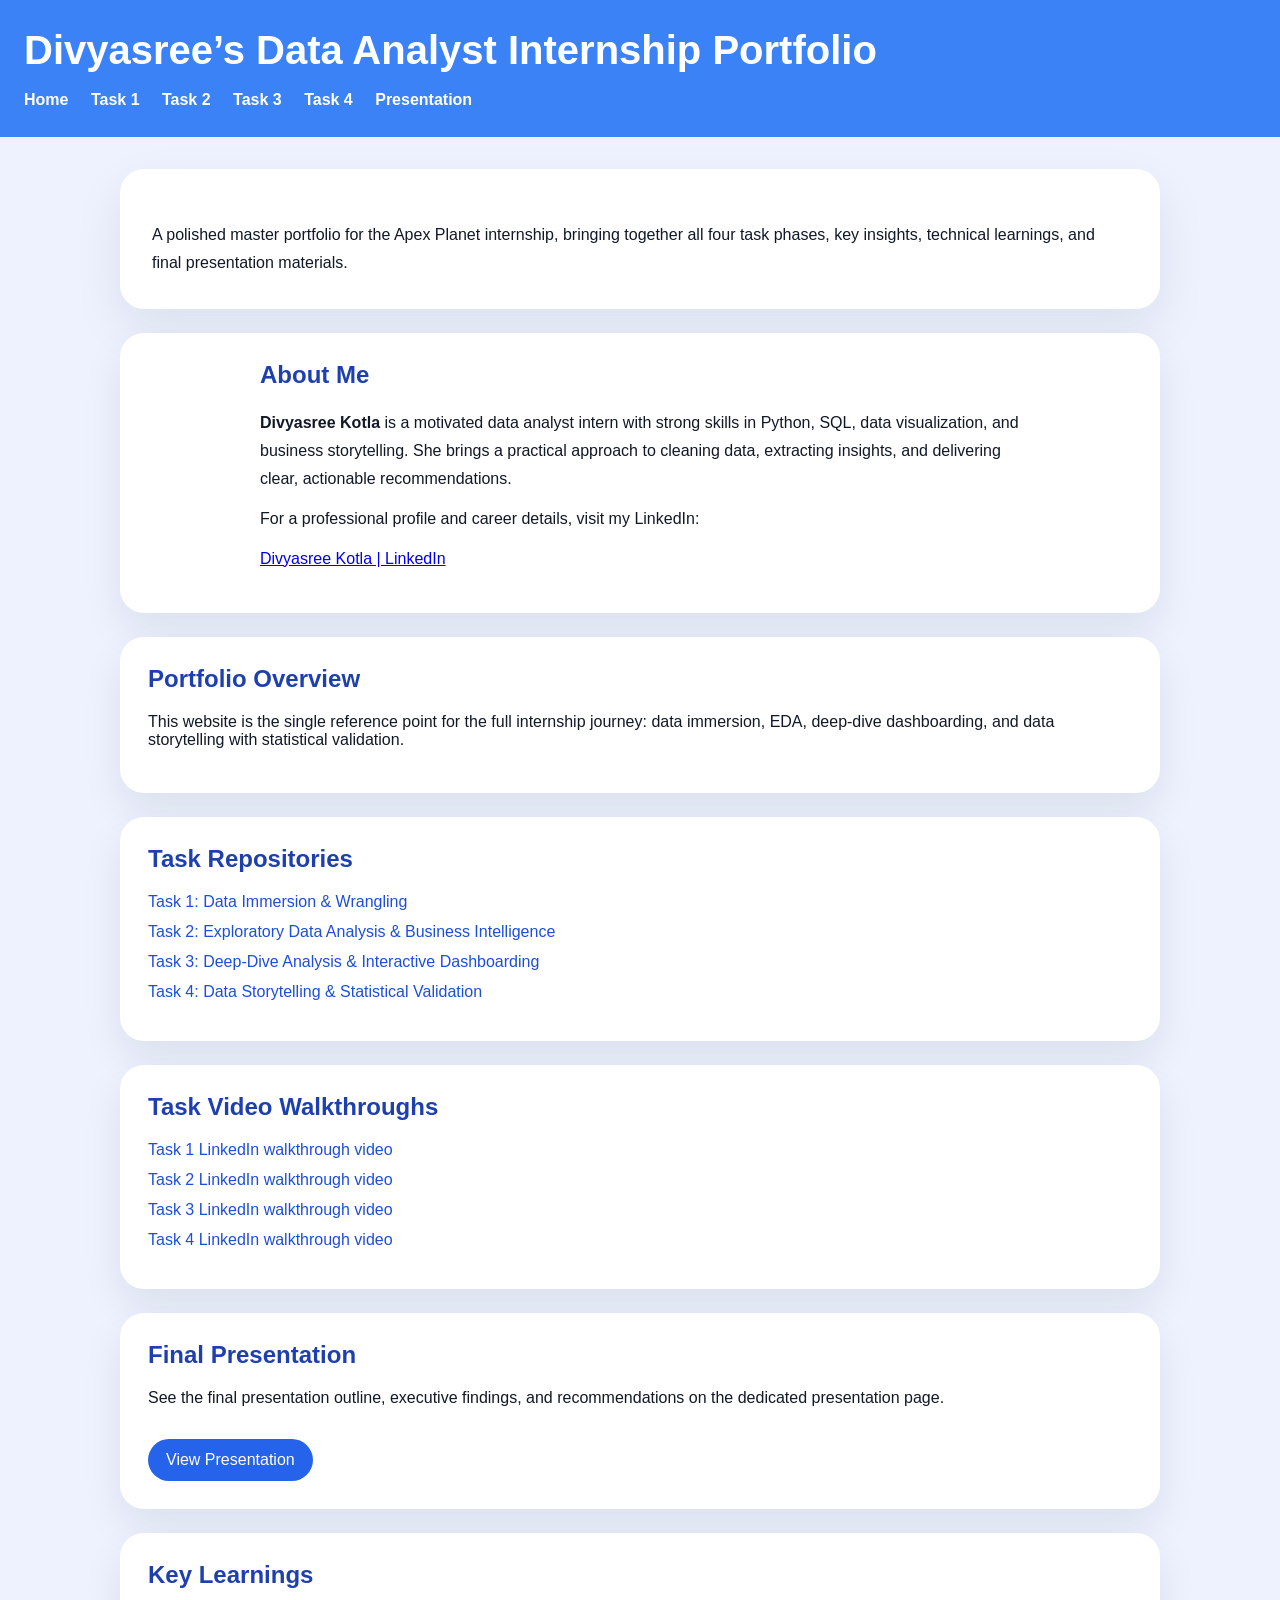
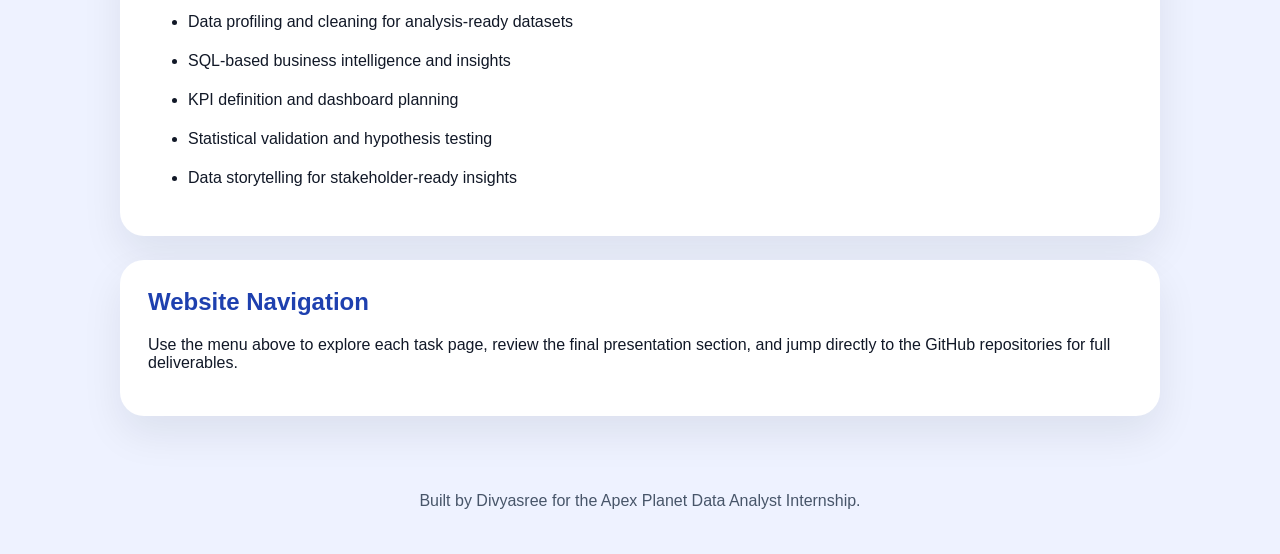
<file: index.html>
<!DOCTYPE html>
<html lang="en">
<head>
  <meta charset="UTF-8" />
  <meta name="viewport" content="width=device-width, initial-scale=1.0" />
  <title>Divyasree Internship Portfolio</title>
  <link rel="stylesheet" href="styles.css" />
</head>
<body>
  <header>
    <h1>Divyasree’s Data Analyst Internship Portfolio</h1>
    <nav>
      <a href="index.html">Home</a>
      <a href="task1.html">Task 1</a>
      <a href="task2.html">Task 2</a>
      <a href="task3.html">Task 3</a>
      <a href="task4.html">Task 4</a>
      <a href="presentation.html">Presentation</a>
    </nav>
  </header>
  <div class="container">
    <section class="hero">
      <p>A polished master portfolio for the Apex Planet internship, bringing together all four task phases, key insights, technical learnings, and final presentation materials.</p>
    </section>

    <section class="section-card profile-card">
      <div class="profile-copy">
        <h2>About Me</h2>
        <p><strong>Divyasree Kotla</strong> is a motivated data analyst intern with strong skills in Python, SQL, data visualization, and business storytelling. She brings a practical approach to cleaning data, extracting insights, and delivering clear, actionable recommendations.</p>
        <p>For a professional profile and career details, visit my LinkedIn:</p>
        <p><a href="https://www.linkedin.com/in/divyasree-kotla-059a40378/" target="_blank">Divyasree Kotla | LinkedIn</a></p>
      </div>
    </section>

    <section class="section-card">
      <h2>Portfolio Overview</h2>
      <p>This website is the single reference point for the full internship journey: data immersion, EDA, deep-dive dashboarding, and data storytelling with statistical validation.</p>
    </section>

    <section class="section-card">
      <h2>Task Repositories</h2>
      <div class="task-links">
        <a href="https://github.com/Divyasree232/ApexPlanet-Internship-Task1" target="_blank">Task 1: Data Immersion &amp; Wrangling</a>
        <a href="https://github.com/Divyasree232/ApexPlanet-Internship-Task2" target="_blank">Task 2: Exploratory Data Analysis &amp; Business Intelligence</a>
        <a href="https://github.com/Divyasree232/ApexPlanet-Internship-Task3" target="_blank">Task 3: Deep-Dive Analysis &amp; Interactive Dashboarding</a>
        <a href="https://github.com/Divyasree232/ApexPlanet-Internship-Task4" target="_blank">Task 4: Data Storytelling &amp; Statistical Validation</a>
      </div>
    </section>

    <section class="section-card">
      <h2>Task Video Walkthroughs</h2>
      <div class="task-links">
        <a href="https://www.linkedin.com/posts/divyasree-kotla-059a40378_dataanalytics-python-pandas-ugcPost-7453817141964853248-Ob3b/?utm_source=share&utm_medium=member_desktop&rcm=ACoAAF1p_EUBhtNdseDIJClNjbea5OUHJNIr5rI" target="_blank">Task 1 LinkedIn walkthrough video</a>
        <a href="https://www.linkedin.com/posts/divyasree-kotla-059a40378_dataanalytics-python-sql-ugcPost-7461059745844514816-hWsO/?utm_source=share&utm_medium=member_desktop&rcm=ACoAAF1p_EUBhtNdseDIJClNjbea5OUHJNIr5rI" target="_blank">Task 2 LinkedIn walkthrough video</a>
        <a href="https://www.linkedin.com/posts/divyasree-kotla-059a40378_apexplanet-apexplanetinternship-businessanalytics-ugcPost-7469418375236980738-dx5W/?utm_source=share&utm_medium=member_desktop&rcm=ACoAAF1p_EUBhtNdseDIJClNjbea5OUHJNIr5rI" target="_blank">Task 3 LinkedIn walkthrough video</a>
        <a href="https://www.linkedin.com/posts/divyasree-kotla-059a40378_apexplanet-businessanalytics-datastorytelling-ugcPost-7469434031122628608-VOAU/?utm_source=share&utm_medium=member_desktop&rcm=ACoAAF1p_EUBhtNdseDIJClNjbea5OUHJNIr5rI" target="_blank">Task 4 LinkedIn walkthrough video</a>
      </div>
    </section>

    <section class="section-card">
      <h2>Final Presentation</h2>
      <p>See the final presentation outline, executive findings, and recommendations on the dedicated presentation page.</p>
      <a class="cta" href="presentation.html">View Presentation</a>
    </section>

    <section class="section-card">
      <h2>Key Learnings</h2>
      <ul>
        <li>Data profiling and cleaning for analysis-ready datasets</li>
        <li>SQL-based business intelligence and insights</li>
        <li>KPI definition and dashboard planning</li>
        <li>Statistical validation and hypothesis testing</li>
        <li>Data storytelling for stakeholder-ready insights</li>
      </ul>
    </section>

    <section class="section-card">
      <h2>Website Navigation</h2>
      <p>Use the menu above to explore each task page, review the final presentation section, and jump directly to the GitHub repositories for full deliverables.</p>
    </section>
  </div>
  <footer>
    <p>Built by Divyasree for the Apex Planet Data Analyst Internship.</p>
  </footer>
</body>
</html>
</file>
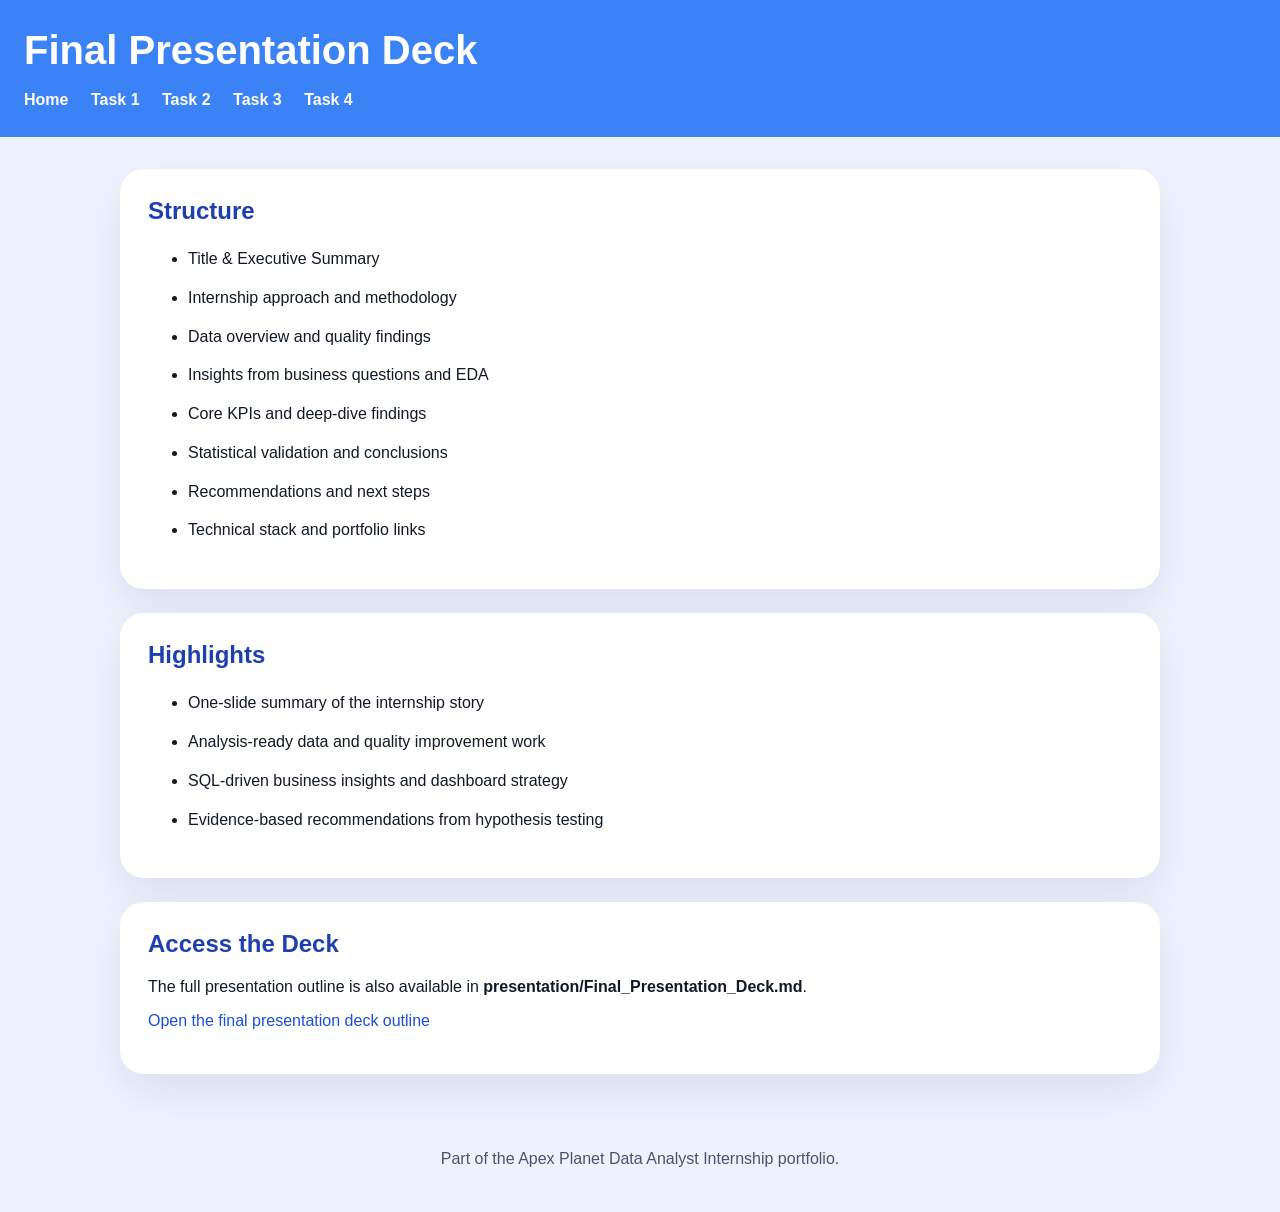
<file: presentation.html>
<!DOCTYPE html>
<html lang="en">
<head>
  <meta charset="UTF-8" />
  <meta name="viewport" content="width=device-width, initial-scale=1.0" />
  <title>Final Presentation | Apex Planet Internship</title>
  <link rel="stylesheet" href="styles.css" />
</head>
<body>
  <header>
    <h1>Final Presentation Deck</h1>
    <nav>
      <a href="index.html">Home</a>
      <a href="task1.html">Task 1</a>
      <a href="task2.html">Task 2</a>
      <a href="task3.html">Task 3</a>
      <a href="task4.html">Task 4</a>
    </nav>
  </header>
  <div class="container">
    <section class="section-card">
      <h2>Structure</h2>
      <ul>
        <li>Title & Executive Summary</li>
        <li>Internship approach and methodology</li>
        <li>Data overview and quality findings</li>
        <li>Insights from business questions and EDA</li>
        <li>Core KPIs and deep-dive findings</li>
        <li>Statistical validation and conclusions</li>
        <li>Recommendations and next steps</li>
        <li>Technical stack and portfolio links</li>
      </ul>
    </section>

    <section class="section-card">
      <h2>Highlights</h2>
      <ul>
        <li>One-slide summary of the internship story</li>
        <li>Analysis-ready data and quality improvement work</li>
        <li>SQL-driven business insights and dashboard strategy</li>
        <li>Evidence-based recommendations from hypothesis testing</li>
      </ul>
    </section>

    <section class="section-card">
      <h2>Access the Deck</h2>
      <p>The full presentation outline is also available in <strong>presentation/Final_Presentation_Deck.md</strong>.</p>
      <p class="task-links"><a href="../presentation/Final_Presentation_Deck.md" target="_blank">Open the final presentation deck outline</a></p>
    </section>
  </div>
  <footer>
    <p>Part of the Apex Planet Data Analyst Internship portfolio.</p>
  </footer>
</body>
</html>
</file>
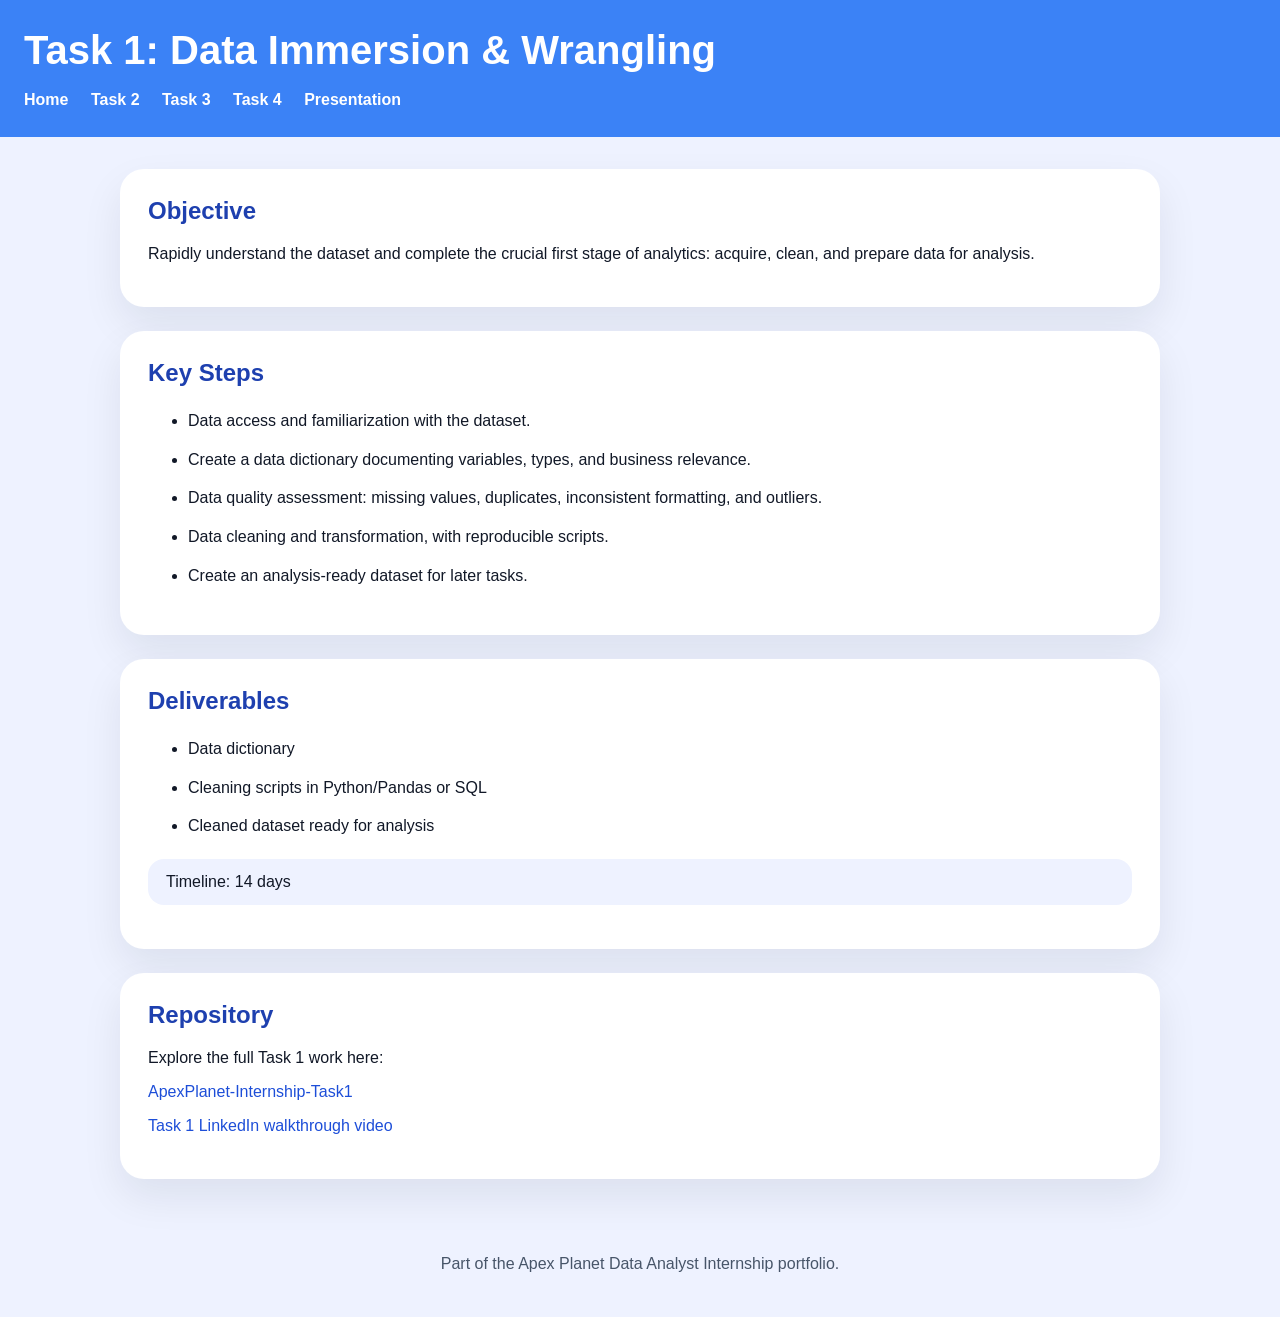
<file: task1.html>
<!DOCTYPE html>
<html lang="en">
<head>
  <meta charset="UTF-8" />
  <meta name="viewport" content="width=device-width, initial-scale=1.0" />
  <title>Task 1 | Apex Planet Internship</title>
  <link rel="stylesheet" href="styles.css" />
</head>
<body>
  <header>
    <h1>Task 1: Data Immersion & Wrangling</h1>
    <nav>
      <a href="index.html">Home</a>
      <a href="task2.html">Task 2</a>
      <a href="task3.html">Task 3</a>
      <a href="task4.html">Task 4</a>
      <a href="presentation.html">Presentation</a>
    </nav>
  </header>
  <div class="container">
    <section class="section-card">
      <h2>Objective</h2>
      <p>Rapidly understand the dataset and complete the crucial first stage of analytics: acquire, clean, and prepare data for analysis.</p>
    </section>

    <section class="section-card">
      <h2>Key Steps</h2>
      <ul>
        <li>Data access and familiarization with the dataset.</li>
        <li>Create a data dictionary documenting variables, types, and business relevance.</li>
        <li>Data quality assessment: missing values, duplicates, inconsistent formatting, and outliers.</li>
        <li>Data cleaning and transformation, with reproducible scripts.</li>
        <li>Create an analysis-ready dataset for later tasks.</li>
      </ul>
    </section>

    <section class="section-card">
      <h2>Deliverables</h2>
      <ul>
        <li>Data dictionary</li>
        <li>Cleaning scripts in Python/Pandas or SQL</li>
        <li>Cleaned dataset ready for analysis</li>
      </ul>
      <p class="highlight">Timeline: 14 days</p>
    </section>

    <section class="section-card">
      <h2>Repository</h2>
      <p>Explore the full Task 1 work here:</p>
      <p class="task-links"><a href="https://github.com/Divyasree232/ApexPlanet-Internship-Task1" target="_blank">ApexPlanet-Internship-Task1</a></p>
      <p class="task-links"><a href="https://www.linkedin.com/posts/divyasree-kotla-059a40378_dataanalytics-python-pandas-ugcPost-7453817141964853248-Ob3b/?utm_source=share&utm_medium=member_desktop&rcm=ACoAAF1p_EUBhtNdseDIJClNjbea5OUHJNIr5rI" target="_blank">Task 1 LinkedIn walkthrough video</a></p>
    </section>
  </div>
  <footer>
    <p>Part of the Apex Planet Data Analyst Internship portfolio.</p>
  </footer>
</body>
</html>
</file>
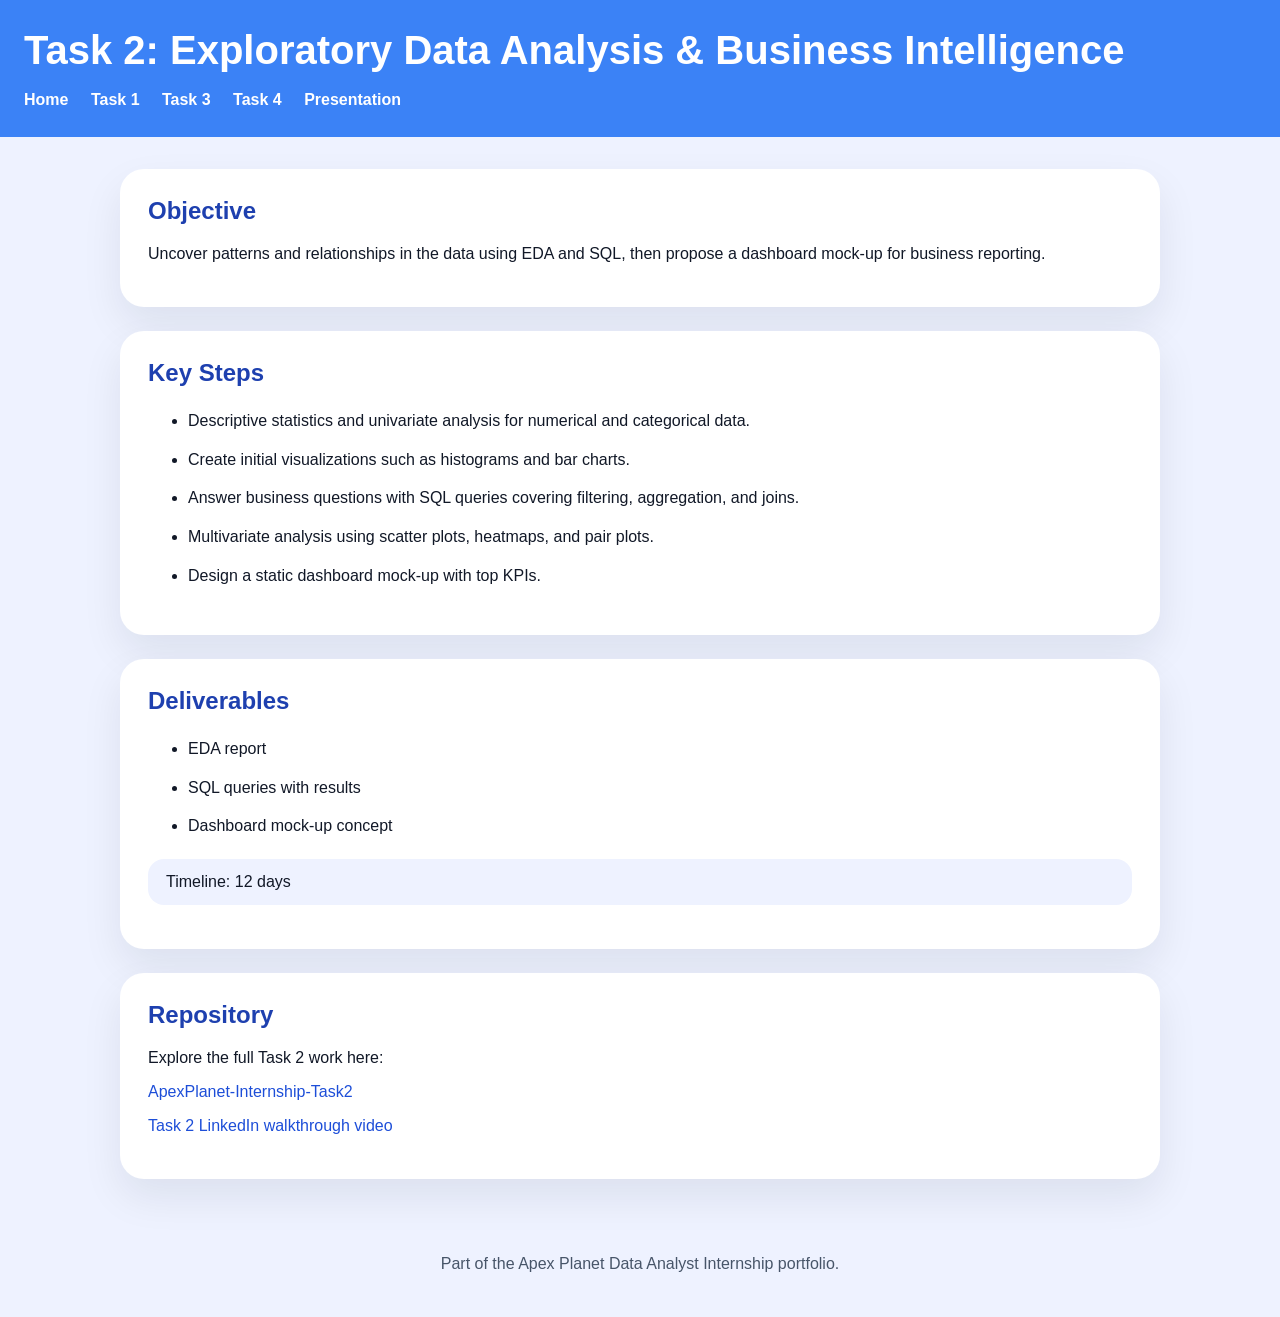
<file: task2.html>
<!DOCTYPE html>
<html lang="en">
<head>
  <meta charset="UTF-8" />
  <meta name="viewport" content="width=device-width, initial-scale=1.0" />
  <title>Task 2 | Apex Planet Internship</title>
  <link rel="stylesheet" href="styles.css" />
</head>
<body>
  <header>
    <h1>Task 2: Exploratory Data Analysis & Business Intelligence</h1>
    <nav>
      <a href="index.html">Home</a>
      <a href="task1.html">Task 1</a>
      <a href="task3.html">Task 3</a>
      <a href="task4.html">Task 4</a>
      <a href="presentation.html">Presentation</a>
    </nav>
  </header>
  <div class="container">
    <section class="section-card">
      <h2>Objective</h2>
      <p>Uncover patterns and relationships in the data using EDA and SQL, then propose a dashboard mock-up for business reporting.</p>
    </section>

    <section class="section-card">
      <h2>Key Steps</h2>
      <ul>
        <li>Descriptive statistics and univariate analysis for numerical and categorical data.</li>
        <li>Create initial visualizations such as histograms and bar charts.</li>
        <li>Answer business questions with SQL queries covering filtering, aggregation, and joins.</li>
        <li>Multivariate analysis using scatter plots, heatmaps, and pair plots.</li>
        <li>Design a static dashboard mock-up with top KPIs.</li>
      </ul>
    </section>

    <section class="section-card">
      <h2>Deliverables</h2>
      <ul>
        <li>EDA report</li>
        <li>SQL queries with results</li>
        <li>Dashboard mock-up concept</li>
      </ul>
      <p class="highlight">Timeline: 12 days</p>
    </section>

    <section class="section-card">
      <h2>Repository</h2>
      <p>Explore the full Task 2 work here:</p>
      <p class="task-links"><a href="https://github.com/Divyasree232/ApexPlanet-Internship-Task2" target="_blank">ApexPlanet-Internship-Task2</a></p>
      <p class="task-links"><a href="https://www.linkedin.com/posts/divyasree-kotla-059a40378_dataanalytics-python-sql-ugcPost-7461059745844514816-hWsO/?utm_source=share&utm_medium=member_desktop&rcm=ACoAAF1p_EUBhtNdseDIJClNjbea5OUHJNIr5rI" target="_blank">Task 2 LinkedIn walkthrough video</a></p>
    </section>
  </div>
  <footer>
    <p>Part of the Apex Planet Data Analyst Internship portfolio.</p>
  </footer>
</body>
</html>
</file>
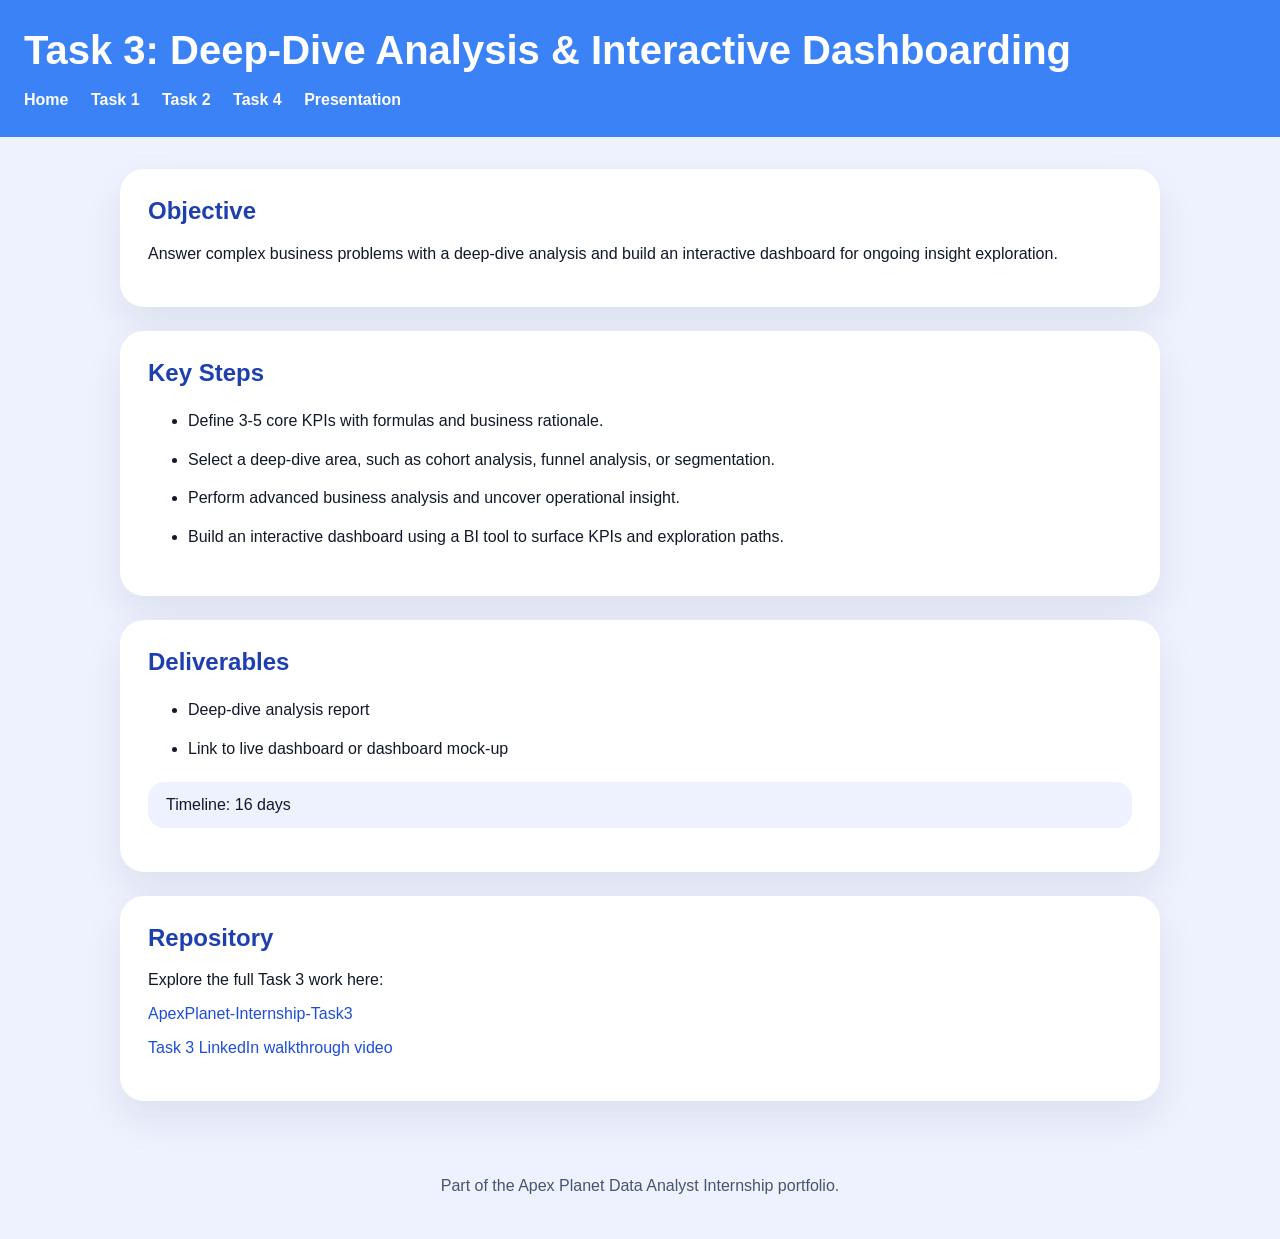
<file: task3.html>
<!DOCTYPE html>
<html lang="en">
<head>
  <meta charset="UTF-8" />
  <meta name="viewport" content="width=device-width, initial-scale=1.0" />
  <title>Task 3 | Apex Planet Internship</title>
  <link rel="stylesheet" href="styles.css" />
</head>
<body>
  <header>
    <h1>Task 3: Deep-Dive Analysis & Interactive Dashboarding</h1>
    <nav>
      <a href="index.html">Home</a>
      <a href="task1.html">Task 1</a>
      <a href="task2.html">Task 2</a>
      <a href="task4.html">Task 4</a>
      <a href="presentation.html">Presentation</a>
    </nav>
  </header>
  <div class="container">
    <section class="section-card">
      <h2>Objective</h2>
      <p>Answer complex business problems with a deep-dive analysis and build an interactive dashboard for ongoing insight exploration.</p>
    </section>

    <section class="section-card">
      <h2>Key Steps</h2>
      <ul>
        <li>Define 3-5 core KPIs with formulas and business rationale.</li>
        <li>Select a deep-dive area, such as cohort analysis, funnel analysis, or segmentation.</li>
        <li>Perform advanced business analysis and uncover operational insight.</li>
        <li>Build an interactive dashboard using a BI tool to surface KPIs and exploration paths.</li>
      </ul>
    </section>

    <section class="section-card">
      <h2>Deliverables</h2>
      <ul>
        <li>Deep-dive analysis report</li>
        <li>Link to live dashboard or dashboard mock-up</li>
      </ul>
      <p class="highlight">Timeline: 16 days</p>
    </section>

    <section class="section-card">
      <h2>Repository</h2>
      <p>Explore the full Task 3 work here:</p>
      <p class="task-links"><a href="https://github.com/Divyasree232/ApexPlanet-Internship-Task3" target="_blank">ApexPlanet-Internship-Task3</a></p>
      <p class="task-links"><a href="https://www.linkedin.com/posts/divyasree-kotla-059a40378_apexplanet-apexplanetinternship-businessanalytics-ugcPost-7469418375236980738-dx5W/?utm_source=share&utm_medium=member_desktop&rcm=ACoAAF1p_EUBhtNdseDIJClNjbea5OUHJNIr5rI" target="_blank">Task 3 LinkedIn walkthrough video</a></p>
    </section>
  </div>
  <footer>
    <p>Part of the Apex Planet Data Analyst Internship portfolio.</p>
  </footer>
</body>
</html>
</file>
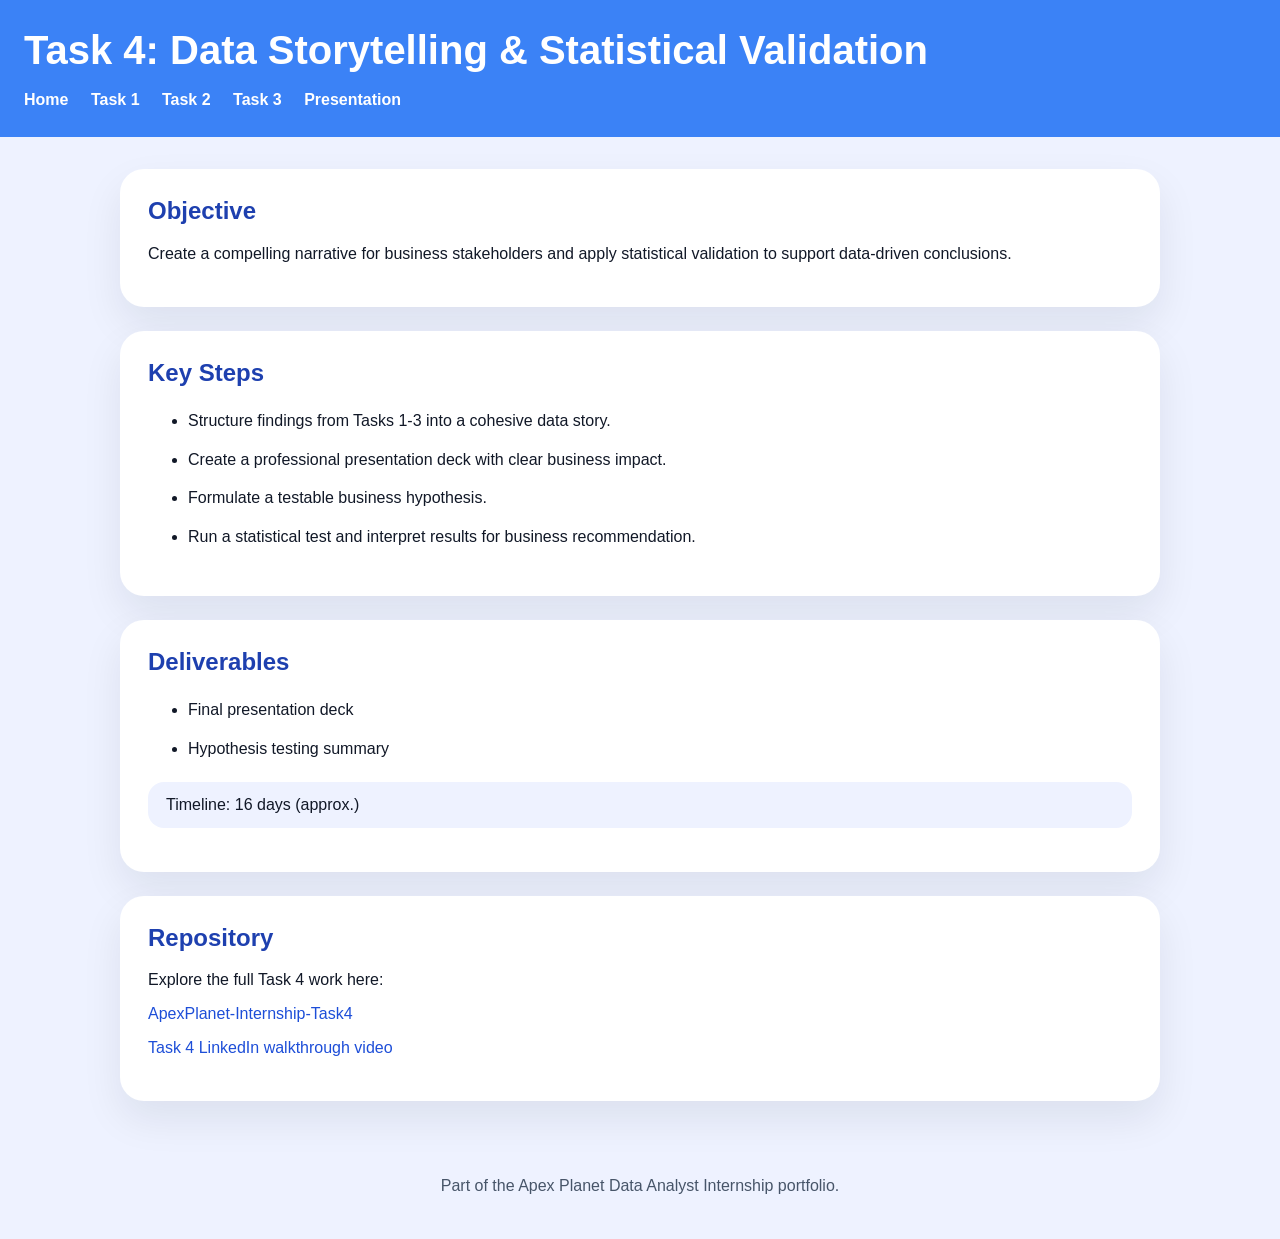
<file: task4.html>
<!DOCTYPE html>
<html lang="en">
<head>
  <meta charset="UTF-8" />
  <meta name="viewport" content="width=device-width, initial-scale=1.0" />
  <title>Task 4 | Apex Planet Internship</title>
  <link rel="stylesheet" href="styles.css" />
</head>
<body>
  <header>
    <h1>Task 4: Data Storytelling & Statistical Validation</h1>
    <nav>
      <a href="index.html">Home</a>
      <a href="task1.html">Task 1</a>
      <a href="task2.html">Task 2</a>
      <a href="task3.html">Task 3</a>
      <a href="presentation.html">Presentation</a>
    </nav>
  </header>
  <div class="container">
    <section class="section-card">
      <h2>Objective</h2>
      <p>Create a compelling narrative for business stakeholders and apply statistical validation to support data-driven conclusions.</p>
    </section>

    <section class="section-card">
      <h2>Key Steps</h2>
      <ul>
        <li>Structure findings from Tasks 1-3 into a cohesive data story.</li>
        <li>Create a professional presentation deck with clear business impact.</li>
        <li>Formulate a testable business hypothesis.</li>
        <li>Run a statistical test and interpret results for business recommendation.</li>
      </ul>
    </section>

    <section class="section-card">
      <h2>Deliverables</h2>
      <ul>
        <li>Final presentation deck</li>
        <li>Hypothesis testing summary</li>
      </ul>
      <p class="highlight">Timeline: 16 days (approx.)</p>
    </section>

    <section class="section-card">
      <h2>Repository</h2>
      <p>Explore the full Task 4 work here:</p>
      <p class="task-links"><a href="https://github.com/Divyasree232/ApexPlanet-Internship-Task4" target="_blank">ApexPlanet-Internship-Task4</a></p>
      <p class="task-links"><a href="https://www.linkedin.com/posts/divyasree-kotla-059a40378_apexplanet-businessanalytics-datastorytelling-ugcPost-7469434031122628608-VOAU/?utm_source=share&utm_medium=member_desktop&rcm=ACoAAF1p_EUBhtNdseDIJClNjbea5OUHJNIr5rI" target="_blank">Task 4 LinkedIn walkthrough video</a></p>
    </section>
  </div>
  <footer>
    <p>Part of the Apex Planet Data Analyst Internship portfolio.</p>
  </footer>
</body>
</html>
</file>
<file: styles.css>
body { font-family: 'Segoe UI', Tahoma, Geneva, Verdana, sans-serif; margin: 0; background: #eef2ff; color: #111827; }
header { background: #3b82f6; color: white; padding: 28px 24px; }
header h1 { margin: 0; font-size: 2.5rem; }
nav { margin-top: 18px; }
nav a { color: white; margin-right: 18px; text-decoration: none; font-weight: 600; }
nav a:hover { text-decoration: underline; }
.container { max-width: 1040px; margin: 32px auto; padding: 0 24px; }
.hero { background: white; border-radius: 24px; padding: 32px; box-shadow: 0 20px 50px rgba(15, 23, 42, 0.08); }
.hero p { line-height: 1.75; margin: 20px 0 0; }
.profile-card { display: block; }
.profile-copy { max-width: 760px; margin: 0 auto; }
.profile-copy h2 { margin-top: 0; color: #1e40af; }
.profile-copy p { line-height: 1.75; margin: 12px 0; }
.section-card { background: white; border-radius: 24px; padding: 28px; margin-top: 24px; box-shadow: 0 18px 40px rgba(15, 23, 42, 0.08); }
.section-card h2 { margin-top: 0; color: #1e40af; }
.section-card ul { line-height: 1.8; }
.section-card li { margin-bottom: 10px; }
.cta { display: inline-block; background: #2563eb; color: white; padding: 12px 18px; border-radius: 999px; text-decoration: none; margin-top: 16px; }
.cta:hover { background: #1d4ed8; }
footer { text-align: center; padding: 28px 24px; color: #475569; }
.task-links a { display: block; margin-bottom: 12px; color: #1d4ed8; text-decoration: none; }
.task-links a:hover { text-decoration: underline; }
.highlight { background: #eef2ff; padding: 14px 18px; border-radius: 16px; margin-top: 18px; }
.table { width: 100%; border-collapse: collapse; margin-top: 16px; }
.table th, .table td { border: 1px solid #d1d5db; padding: 12px; text-align: left; }
.table th { background: #e0f2fe; }
@media (max-width: 780px) { header h1 { font-size: 2rem; } .container { padding: 0 18px; } }
</file>
